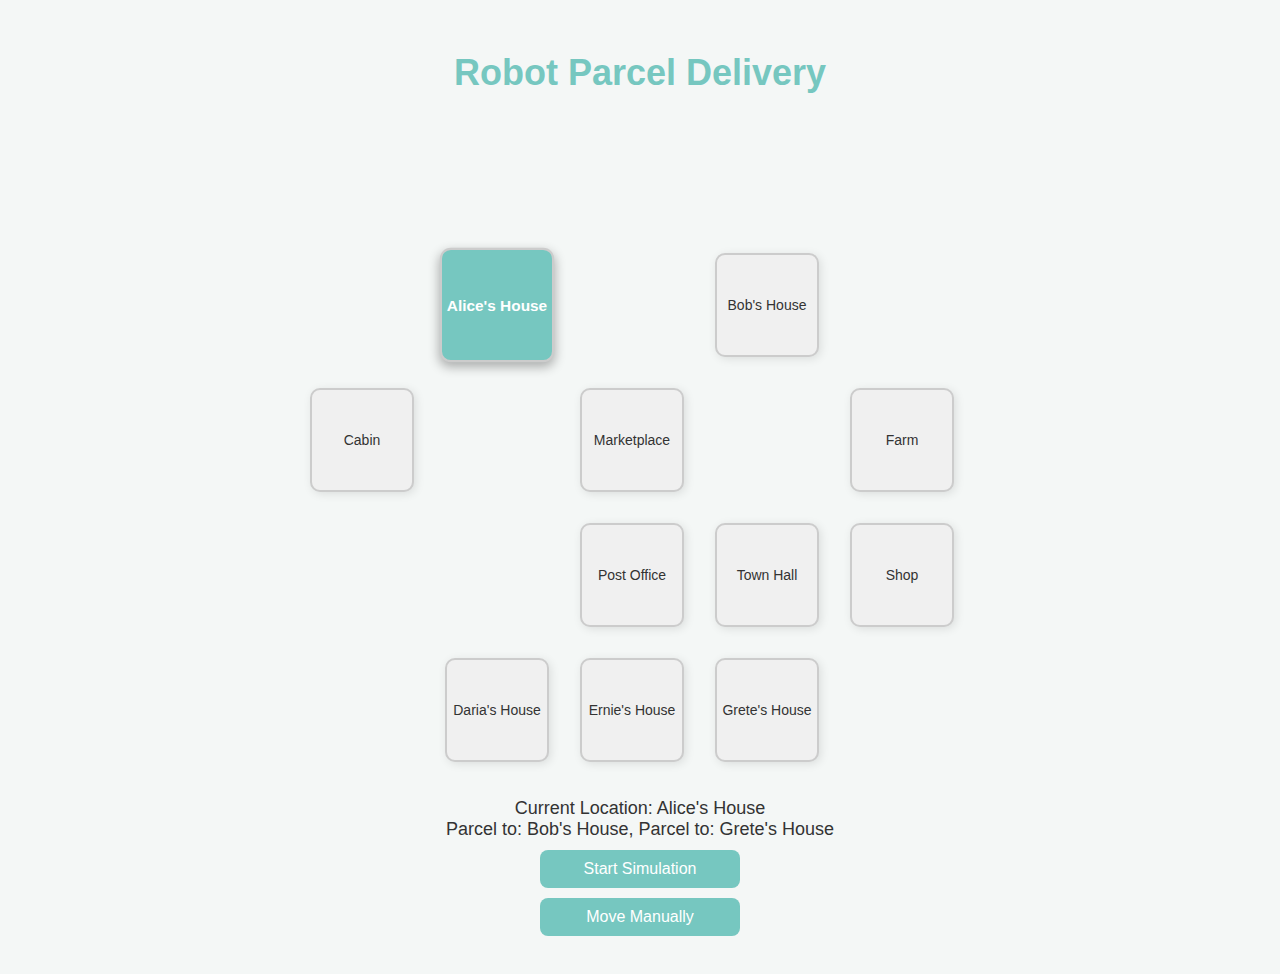
<file: robot_game/index.html>
<!DOCTYPE html>
<html lang="en">

<head>
    <meta charset="UTF-8">
    <meta name="viewport" content="width=device-width, initial-scale=1.0">
    <title>Robot Parcel Delivery</title>
    <link rel="stylesheet" href="style.css">
</head>

<body>

    <h1>Robot Parcel Delivery</h1>
    <div id="villageMap"></div>
    <div id="parcelInfo"></div>
    <button id="startSimulation">Start Simulation</button>
    <button id="manualMove">Move Manually</button>
    <button id="restartGame">Restart Game</button>

    <script src="script.js"></script>

</body>

</html>
</file>
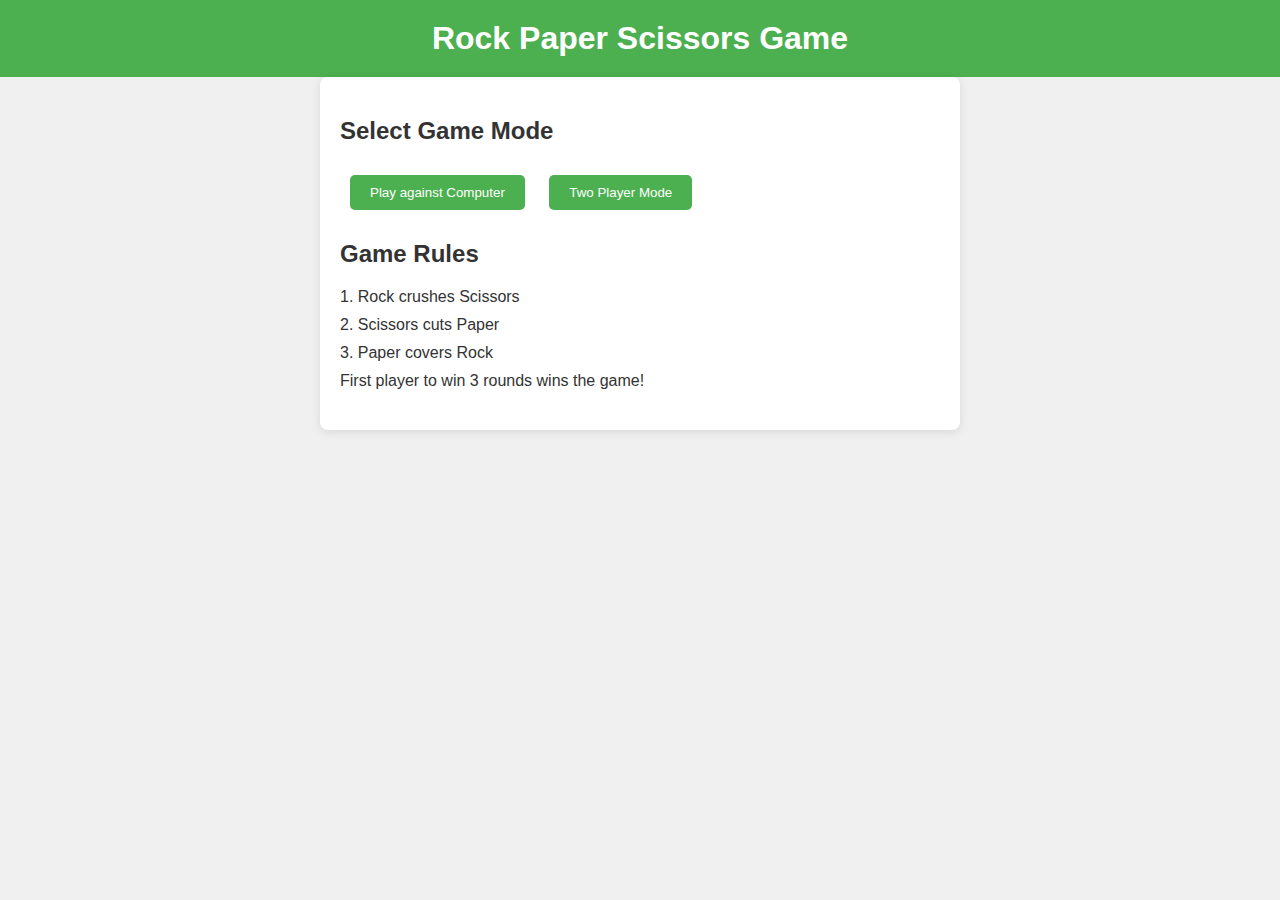
<file: RockPaperScissor_Game/index.html>
<!DOCTYPE html>
<html lang="en">

<head>
    <meta charset="UTF-8">
    <meta name="viewport" content="width=device-width, initial-scale=1.0">
    <title>Rock Paper Scissors Game</title>
    <link rel="stylesheet" href="style.css">
</head>

<body>
    <header>
        <h1>Rock Paper Scissors Game</h1>
    </header>
    <main>
        <section class="mode-selection">
            <h2>Select Game Mode</h2>
            <button id="computer-mode">Play against Computer</button>
            <button id="two-player-mode">Two Player Mode</button>
        </section>

        <section id="options-container" style="display: none;">
            <h2 id="computer-label" style="display: none;">Player vs. Computer</h2>
            <h3>Player Score: <span id="player-score">0</span></h3>
            <h3>Computer Score: <span id="computer-score">0</span></h3>
            <button id="rock-btn">Rock</button>
            <button id="paper-btn">Paper</button>
            <button id="scissors-btn">Scissors</button>
            <p id="result-msg"></p>
        </section>

        <section id="pvp-container" style="display: none;">
            <h2 id="player2-label" style="display: none;">Player 1 vs. Player 2</h2>
            <h3>Player 1 Score: <span id="player-score">0</span></h3>
            <h3>Player 2 Score: <span id="player2-score">0</span></h3>
            <button id="p1-rock-btn">Rock</button>
            <button id="p1-paper-btn">Paper</button>
            <button id="p1-scissors-btn">Scissors</button>
            <p id="result-msg"></p>
        </section>

        <section>
            <h2>Game Rules</h2>
            <p>1. Rock crushes Scissors</p>
            <p>2. Scissors cuts Paper</p>
            <p>3. Paper covers Rock</p>
            <p>First player to win 3 rounds wins the game!</p>
        </section>

        <section>
            <h2 id="winner-msg"></h2>
            <button id="reset-game-btn" style="display: none;">Play Again</button>
        </section>
    </main>
    <script src="script1.js"></script>
</body>

</html>
</file>
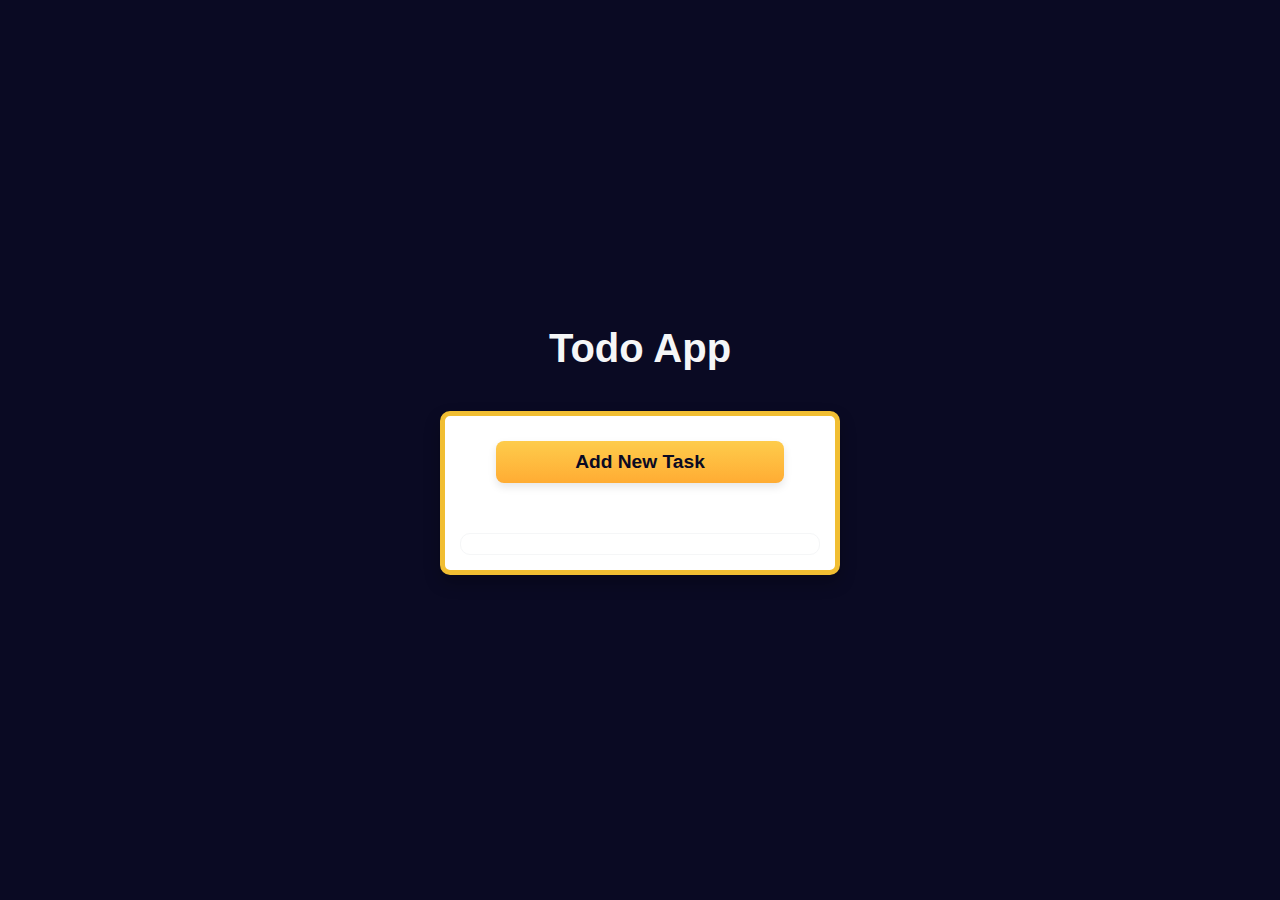
<file: todoList_page/index.html>
<!DOCTYPE html>
<html lang="en">

<head>
    <meta charset="UTF-8" />
    <meta http-equiv="X-UA-Compatible" content="IE=edge" />
    <meta name="viewport" content="width=device-width, initial-scale=1.0" />
    <title>Todo App</title>
    <link rel="stylesheet" href="style.css" />
</head>

<body>
    <main>
        <h1>Todo App</h1>
        <div class="todo-app">
            <button id="open-task-form-btn" class="btn large-btn">
                Add New Task
            </button>
            <form class="task-form hidden" id="task-form">
                <div class="task-form-header">
                    <button id="close-task-form-btn" class="close-task-form-btn" type="button" aria-label="close">
                        <svg class="close-icon" xmlns="http://www.w3.org/2000/svg" viewBox="0 0 48 48" width="48px"
                            height="48px">
                            <path fill="#F44336" d="M21.5 4.5H26.501V43.5H21.5z" transform="rotate(45.001 24 24)" />
                            <path fill="#F44336" d="M21.5 4.5H26.5V43.501H21.5z" transform="rotate(135.008 24 24)" />
                        </svg>
                    </button>
                </div>
                <div class="task-form-body">
                    <label class="task-form-label" for="title-input">Title</label>
                    <input required type="text" class="form-control" id="title-input" placeholder="Enter task title" />
                    <label class="task-form-label" for="date-input">Date</label>
                    <input type="date" class="form-control" id="date-input" />
                    <label class="task-form-label" for="description-input">Description</label>
                    <textarea class="form-control" id="description-input" cols="30" rows="5"
                        placeholder="Task description"></textarea>
                </div>
                <div class="task-form-footer">
                    <button id="add-or-update-task-btn" class="btn large-btn" type="submit">
                        Add Task
                    </button>
                </div>
            </form>
            <dialog id="confirm-close-dialog">
                <form method="dialog">
                    <p class="discard-message-text">Discard unsaved changes?</p>
                    <div class="confirm-close-dialog-btn-container">
                        <button id="cancel-btn" class="btn">
                            Cancel
                        </button>
                        <button id="discard-btn" class="btn">
                            Discard
                        </button>
                    </div>
                </form>
            </dialog>
            <div id="tasks-container"></div>
        </div>
    </main>
    <script src="script.js"></script>
</body>

</html>
</file>
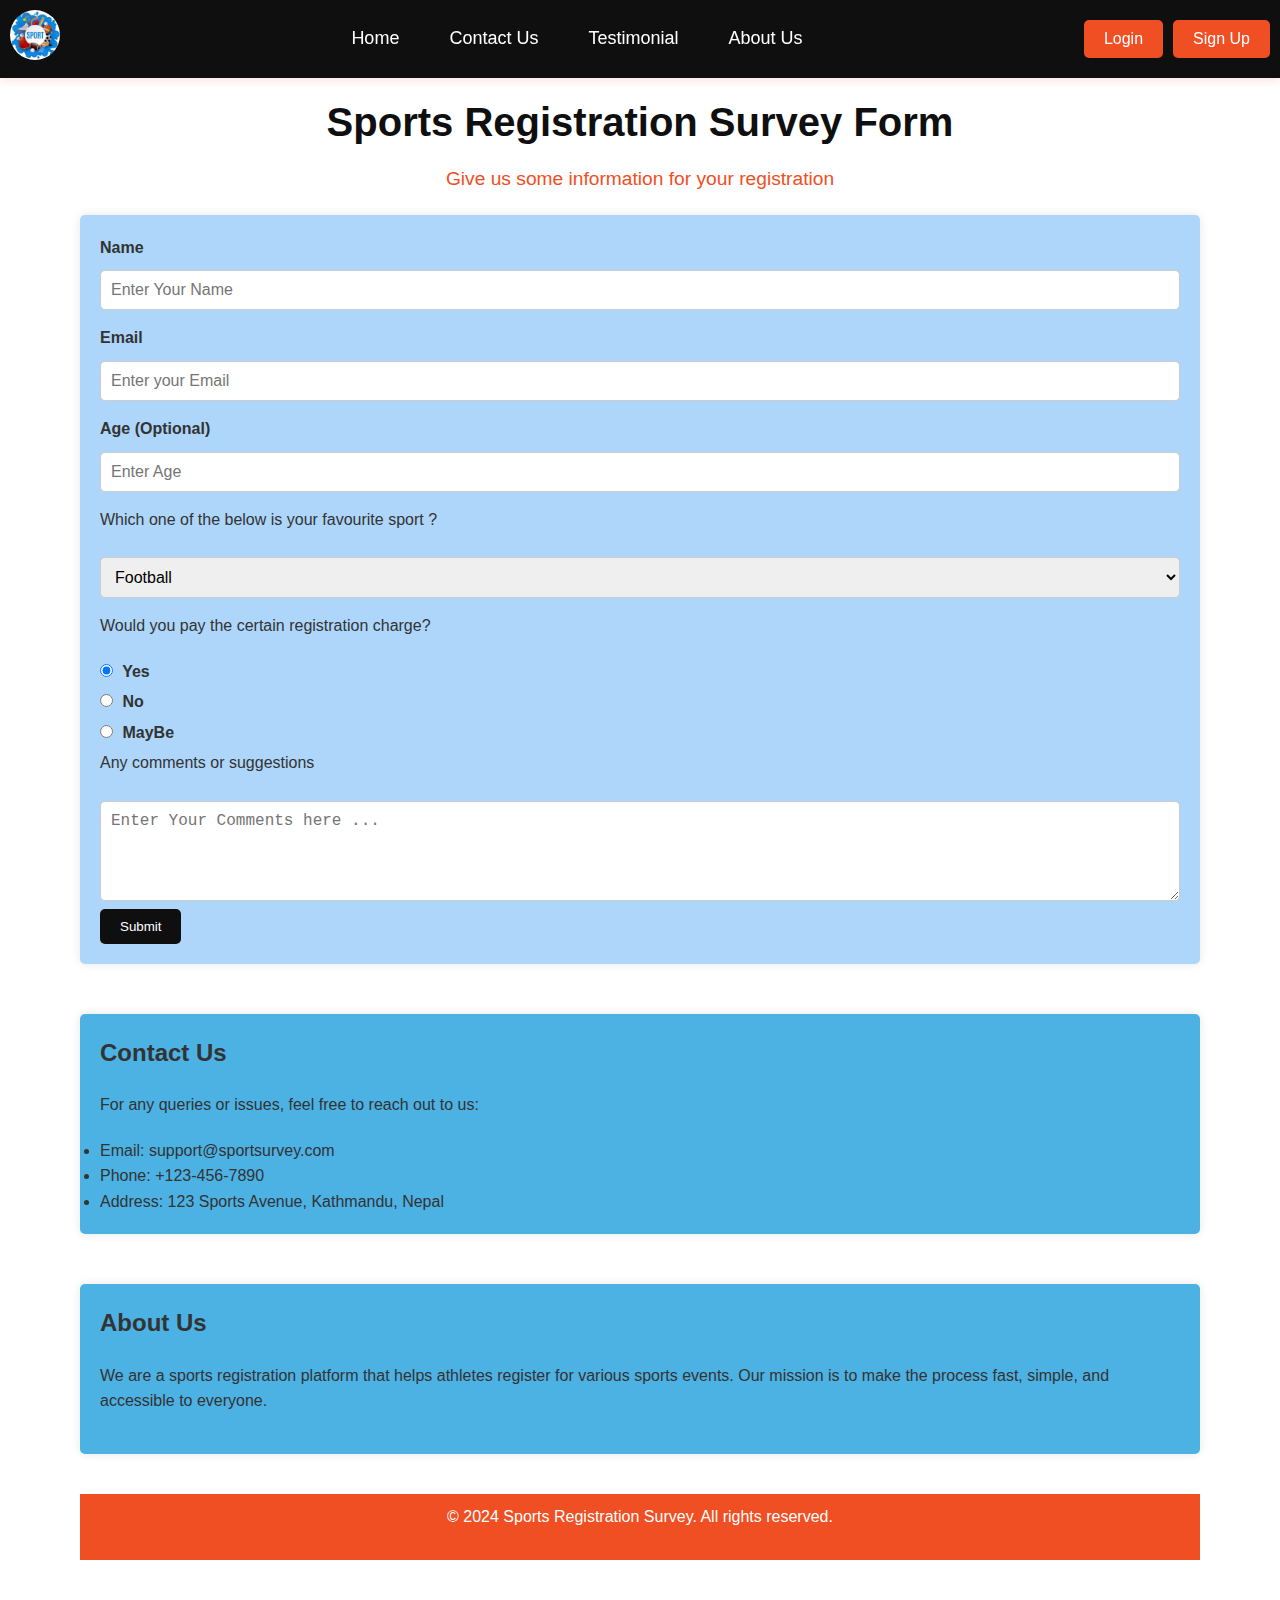
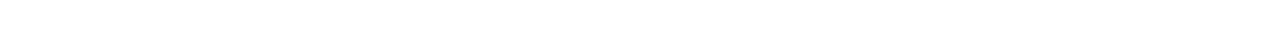
<file: survey_form/survey_form.html>
<!DOCTYPE html>
<html lang="en">

<head>
    <meta charset="UTF-8">
    <meta name="viewport" content="width=device-width, initial-scale=1.0">
    <title>Survey Form</title>
    <link rel="stylesheet" href="SF.css">
</head>

<body>
    <div class="container">
        <nav class="navbar">
            <div class="logo">
                <img src="spots_logo.jpeg" alt="Sports logo">
            </div>
            <ul class="nav-links">
                <li><a href="#home">Home</a></li>
                <li><a href="#contact">Contact Us</a></li>
                <li><a href="#testimonial">Testimonial</a></li>
                <li><a href="#about">About Us</a></li>
            </ul>
            <div class="nav-buttons">
                <button class="btn login-btn">Login</button>
                <button class="btn signup-btn">Sign Up</button>
            </div>
        </nav>
        <!-- home Section -->
        <section id="home" class="home-section">
            <header class="header">
                <h1 id=" main-title" class="text-center">Sports Registration Survey Form</h1>
                <p id="description" class="description-text-center">Give us some information for your registration</p>
            </header>
            <form id="survey-form">
                <div class="form-items">
                    <label id="name-label" for="name">
                        Name
                    </label>
                    <input type="text" name="name" id="name" class="form-control" placeholder="Enter Your Name"
                        required />
                </div>
                <div class="form-items">
                    <label id="email-label" for="email">Email</label>
                    <input type="email" name="email" id="email" class="form-control" placeholder="Enter your Email"
                        required />
                </div>
                <div class="form-items">
                    <label id="age-label" for="number">Age <span class="clue">(Optional)</span></label>
                    <input type="number" name="age" id="number" min="10" max="99" class="form-control"
                        placeholder="Enter Age" />
                </div>
                <div class="form-items">
                    <p>Which one of the below is your favourite sport ?</p>
                    <select name="sports" id="dropdown" class="form-control" required>
                        <option value="football">Football</option>
                        <option value="cricket">Cricket</option>
                        <option value="basketball">Basketball</option>
                        <option value="chess">Chess</option>
                        <option value="run">Running</option>
                        <option value="other">Others</option>
                    </select>
                </div>
                <div class="form-group">
                    <p>Would you pay the certain registration charge?</p>
                    <label>
                        <input type="radio" name="user-recommend" class="input-radio" value="yes" checked />
                        Yes
                    </label>
                    <label>
                        <input type="radio" name="user-recommend" class="input-radio" value="no" />
                        No
                    </label>
                    <label>
                        <input type="radio" name="user-recommend" class="input-radio" value="may-be" />
                        MayBe
                    </label>
                </div>
                <div class="form-group">
                    <p>Any comments or suggestions</p>
                    <textarea name="comment" id="comments" class="input-textarea"
                        placeholder="Enter Your Comments here ..."></textarea>
                </div>
                <div class="form-group">
                    <button type="submit" id="submit" class="submit-button">Submit</button>
                </div>
            </form>
        </section>

        <!-- contact section -->
        <section id="contact" class="contact-section">
            <h2>Contact Us</h2>
            <p>For any queries or issues, feel free to reach out to us:</p>
            <ul>
                <li>Email: support@sportsurvey.com</li>
                <li>Phone: +123-456-7890</li>
                <li>Address: 123 Sports Avenue, Kathmandu, Nepal</li>
            </ul>
        </section>
        <!-- Testimonial section -->
        <section id="about" class="about-section">
            <h2>About Us</h2>
            <p>We are a sports registration platform that helps athletes register for various sports events. Our mission
                is to make the process fast, simple, and accessible to everyone.</p>
        </section>

        <!-- footer section -->
        <footer class="footer">
            <p>&copy; 2024 Sports Registration Survey. All rights reserved.</p>
        </footer>

    </div>
</body>

</html>
</file>
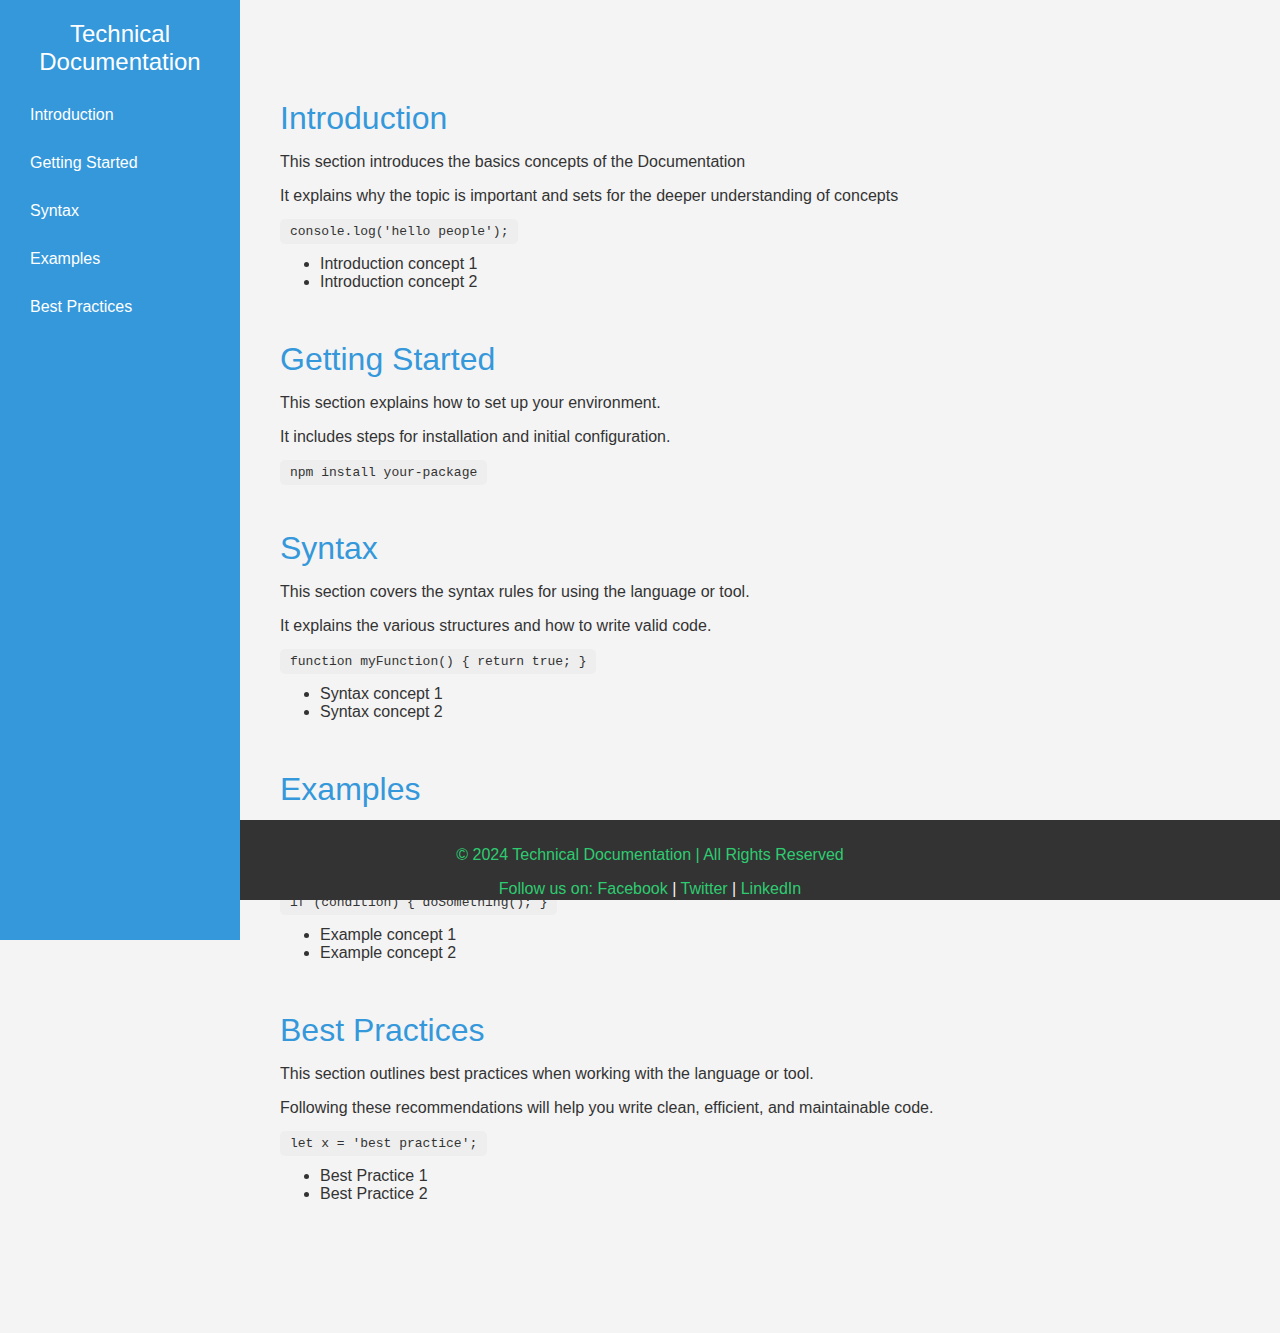
<file: Technical_docs/tech_doct.html>
<!DOCTYPE html>
<html lang="en">

<head>
    <meta charset="UTF-8">
    <meta name="viewport" content="width=device-width, initial-scale=1.0">
    <title>Technical Documentation</title>
    <link rel="stylesheet" href="TD.css">
</head>

<body>
    <!-- navbar -->
    <div class="container">
        <nav id="navbar">
            <header>Technical Documentation</header>

            <ul class="nav-links">
                <li><a href="#intro">Introduction</a></li>
                <li><a href="#getting_started">Getting Started</a></li>
                <li><a href="#syntax">Syntax</a></li>
                <li><a href="#examples">Examples</a></li>
                <li><a href="#best_practices">Best Practices<a></li>
            </ul>
        </nav>
        <!-- main content -->
        <main id="main-docs">
            <section class="main-section" id="intro">
                <header>Introduction</header>
                <p>This section introduces the basics concepts of the Documentation</p>
                <p>It explains why the topic is important and sets for the deeper understanding of concepts</p>
                <code>console.log('hello people');</code>
                <ul>
                    <li>Introduction concept 1</li>
                    <li>Introduction concept 2</li>
                </ul>
            </section>
            <section class="main-section" id="getting_started">
                <header>Getting Started</header>
                <p>This section explains how to set up your environment.</p>
                <p>It includes steps for installation and initial configuration.</p>
                <code>npm install your-package</code>
            </section>

            <section class="main-section" id="syntax">
                <header>Syntax</header>
                <p>This section covers the syntax rules for using the language or tool.</p>
                <p>It explains the various structures and how to write valid code.</p>
                <code>function myFunction() { return true; }</code>
                <ul>
                    <li>Syntax concept 1</li>
                    <li>Syntax concept 2</li>
                </ul>
            </section>

            <section class="main-section" id="examples">
                <header>Examples</header>
                <p>In this section, you will see practical examples of how to use the language or tool.</p>
                <p>These examples will help solidify your understanding of the topic.</p>
                <code>if (condition) { doSomething(); }</code>
                <ul>
                    <li>Example concept 1</li>
                    <li>Example concept 2</li>
                </ul>
            </section>

            <section class="main-section" id="best_Practices">
                <header>Best Practices</header>
                <p>This section outlines best practices when working with the language or tool.</p>
                <p>Following these recommendations will help you write clean, efficient, and maintainable code.</p>
                <code>let x = 'best practice';</code>
                <ul>
                    <li>Best Practice 1</li>
                    <li>Best Practice 2</li>
                </ul>
            </section>

            <!-- Footer Section -->
            <footer class="footer">
                <p>&copy; 2024 Technical Documentation | All Rights Reserved</p>
                <p>Follow us on:
                    <a href="#">Facebook</a> |
                    <a href="#">Twitter</a> |
                    <a href="#">LinkedIn</a>
                </p>
            </footer>
        </main>
    </div>

</body>

</html>
</file>
<file: robot_game/style.css>
.place {
    width: 100px;
    height: 100px;
    border: 2px solid #ccc;
    text-align: center;
    line-height: 100px;
    font-size: 14px;
    background-color: #f0f0f0;
    border-radius: 10px;
    transition: background-color 0.3s, transform 0.3s;
    box-shadow: 2px 2px 10px rgba(0, 0, 0, 0.1);
}


.robot {
    background-color: #76c7c0;
    transform: scale(1.1);
    box-shadow: 0 4px 10px rgba(0, 0, 0, 0.3);
    font-weight: bold;
    color: #fff;
}


#villageMap {
    display: grid;
    grid-template-columns: repeat(5, 120px);
    grid-template-rows: repeat(5, 120px);
    gap: 15px;
    justify-content: center;
    margin: 20px auto;
}


#parcelInfo {
    margin-top: 20px;
    font-size: 18px;
    text-align: center;
    color: #333;
}


button {
    padding: 10px 20px;
    font-size: 16px;
    background-color: #76c7c0;
    color: white;
    border: none;
    border-radius: 8px;
    cursor: pointer;
    transition: background-color 0.3s, transform 0.2s;
    margin: 10px;
    display: block;
    width: 200px;
    text-align: center;
    margin-left: auto;
    margin-right: auto;
}

button:hover {
    background-color: #64aea9;
    transform: translateY(-2px);
}


button:disabled {
    background-color: #ccc;
    cursor: not-allowed;
}


#restartGame {
    display: none;
    margin-top: 20px;
}


body {
    font-family: Arial, sans-serif;
    background-color: #f4f7f6;
    color: #333;
    text-align: center;
    padding: 20px;
}

h1 {
    font-size: 36px;
    color: #76c7c0;
}

#startSimulation, #manualMove, #restartGame {
    margin-bottom: 10px;
}
</file>
<file: RockPaperScissor_Game/style.css>
body {
    font-family: Arial, sans-serif;
    background-color: #f0f0f0;
    color: #333;
    margin: 0;
    padding: 0;
}

header {
    text-align: center;
    padding: 20px;
    background-color: #4CAF50;
    color: white;
}

h1 {
    margin: 0;
}

main {
    max-width: 600px;
    margin: auto;
    padding: 20px;
    background-color: white;
    border-radius: 8px;
    box-shadow: 0 2px 10px rgba(0, 0, 0, 0.1);
}

button {
    background-color: #4CAF50;
    color: white;
    border: none;
    padding: 10px 20px;
    margin: 10px;
    border-radius: 5px;
    cursor: pointer;
    transition: background-color 0.3s;
}

button:hover {
    background-color: #45a049;
}

section {
    margin-bottom: 20px;
}

p {
    margin: 10px 0;
}
</file>
<file: todoList_page/style.css>
:root {
    --white: #fff;
    --light-grey: #f5f6f7;
    --dark-grey: #0a0a23;
    --yellow: #f1be32;
    --golden-yellow: #feac32;
    --error-red: #f44336;
}

*,
*::before,
*::after {
    margin: 0;
    padding: 0;
    box-sizing: border-box;
}

body {
    font-family: 'Arial', sans-serif;
    background-color: var(--dark-grey);
}

main {
    display: flex;
    flex-direction: column;
    justify-content: center;
    align-items: center;
    height: 100vh;
    padding: 20px;
    text-align: center;
}

h1 {
    color: var(--light-grey);
    font-size: 2.5rem;
    margin-bottom: 40px;
}

.todo-app {
    background-color: var(--white);
    width: 320px;
    border: 5px solid var(--yellow);
    border-radius: 10px;
    padding: 15px;
    display: flex;
    flex-direction: column;
    gap: 20px;
    box-shadow: 0 8px 16px rgba(0, 0, 0, 0.25);
    animation: fadeIn 0.5s ease;
}

.btn {
    cursor: pointer;
    width: 120px;
    margin: 10px auto;
    color: var(--dark-grey);
    background-color: var(--golden-yellow);
    background-image: linear-gradient(#fecc4c, #ffac33);
    border: none;
    padding: 10px;
    border-radius: 8px;
    font-size: 1rem;
    font-weight: bold;
    transition: all 0.3s ease;
    box-shadow: 0px 4px 8px rgba(0, 0, 0, 0.1);
}

.btn:hover {
    background-image: linear-gradient(#ffcc4c, #f89808);
    transform: scale(1.05);
}

.large-btn {
    width: 80%;
    font-size: 1.2rem;
}

.close-task-form-btn {
    background: none;
    border: none;
    cursor: pointer;
    transition: transform 0.2s ease;
}

.close-task-form-btn:hover {
    transform: rotate(90deg);
}

.close-icon {
    width: 24px;
    height: 24px;
}

.task-form {
    display: flex;
    position: absolute;
    top: 50%;
    left: 50%;
    transform: translate(-50%, -50%);
    background-color: var(--white);
    border-radius: 10px;
    padding: 20px;
    width: 300px;
    height: 400px;
    flex-direction: column;
    justify-content: space-between;
    animation: slideDown 0.4s ease;
}

.task-form-header {
    display: flex;
    justify-content: flex-end;
}

.task-form-body {
    display: flex;
    flex-direction: column;
    gap: 15px;
}

.task-form-footer {
    display: flex;
    justify-content: center;
}

.task-form-label {
    font-size: 1.2rem;
    font-weight: bold;
    margin-bottom: 5px;
    color: var(--dark-grey);
}

.form-control {
    width: 100%;
    padding: 10px;
    border: 2px solid var(--light-grey);
    border-radius: 8px;
    font-size: 1rem;
    transition: border-color 0.3s ease;
}

.form-control:focus {
    border-color: var(--golden-yellow);
    outline: none;
}

.hidden {
    display: none;
}

#tasks-container {
    margin-top: 20px;
    max-height: 200px;
    overflow-y: auto;
    padding: 10px;
    border: 1px solid var(--light-grey);
    border-radius: 10px;
}

.task {
    padding: 10px;
    border: 1px solid var(--light-grey);
    border-radius: 8px;
    margin-bottom: 10px;
    transition: background-color 0.3s ease;
}

.task:hover {
    background-color: var(--light-grey);
}

@keyframes fadeIn {
    from {
        opacity: 0;
        transform: scale(0.9);
    }
    to {
        opacity: 1;
        transform: scale(1);
    }
}

@keyframes slideDown {
    from {
        opacity: 0;
        transform: translateY(-30px);
    }
    to {
        opacity: 1;
        transform: translateY(0);
    }
}

@media (min-width: 576px) {
    .todo-app,
    .task-form {
        width: 400px;
    }

    #tasks-container {
        max-height: 250px;
    }
}
</file>
<file: survey_form/SF.css>
:root {
    --primary-color: #100f10;
    --secondary-color: #f04e23;
    --secondary-hover-color: #ed9f85;
    --text-color: #333;
    --background-color: #add6fa;
    --input-border-color: #ccc;
    --section-bg-color: #4cb1e3;
    --footer-bg-color: #f04e23;
    --footer-text-color: white;
}

* {
    margin: 0;
    padding: 0;
    box-sizing: border-box;
}

body {
    font-family: Arial, sans-serif;
    line-height: 1.6;
    color: var(--text-color);
    padding: 70px;
}

.container {
    max-width: 1200px;
    margin: 0 auto;
    padding: 10px;
}

header {
    text-align: center;
    margin-bottom: 20px;
}

h1, h2 {
    margin-bottom: 20px;
}

p {
    margin-bottom: 20px;
}

@keyframes fadeInUp {
    0% {
        opacity: 0;
        transform: translateY(20px);
    }
    100% {
        opacity: 1;
        transform: translateY(0);
    }
}

.header h1 {
    font-size: 2.5rem;
    color: var(--primary-color);
    animation: fadeInUp 1s ease-in-out;
    animation-delay: 0.3s;
}

.header p {
    font-size: 1.2rem;
    color: var(--secondary-color);
    animation: fadeInUp 1s ease-in-out;
    animation-delay: 0.6s;
}

.text-center {
    text-align: center;
    margin: 10px 0;
}

.navbar {
    display: flex;
    justify-content: space-between;
    align-items: center;
    background-color: var(--primary-color);
    padding: 10px 10px;
    width: 100vw;
    position: fixed;
    top: 0;
    left: 0;
    z-index: 1;
    box-shadow: 0 4px 8px rgba(232, 28, 28, 0.1);
}

.navbar .logo img {
    height: 50px;
    width: 50px;
    border-radius: 50%;
}

.nav-links {
    list-style: none;
    display: flex;
    flex-direction: row;
    padding-left: 0;
}

.nav-links li {
    margin-left: 20px;
}

.nav-links a {
    color: white;
    text-decoration: none;
    font-size: 18px;
    padding: 8px 15px;
    transition: background-color 0.3s ease;
    border-radius: 5px;
}

.nav-links a:hover {
    background-color: var(--secondary-color);
    text-decoration: none;
}

.nav-buttons {
    display: flex;
}

.nav-buttons .btn {
    margin-left: 10px;
    padding: 10px 20px;
    background-color: var(--secondary-color);
    color: white;
    border: none;
    cursor: pointer;
    border-radius: 5px;
    font-size: 16px;
    transition: background-color 0.3s ease, box-shadow 0.3s ease;
}

.nav-buttons .btn:hover {
    background-color: var(--secondary-hover-color);
    box-shadow: 0 4px 6px rgba(0, 0, 0, 0.1);
    transform: translateY(-2px);
}

.nav-buttons .btn:focus {
    outline: none;
    box-shadow: 0 0 0 3px rgba(240, 78, 35, 0.5);
}

form {
    background-color: var(--background-color);
    padding: 20px;
    border-radius: 5px;
    box-shadow: 0 0 10px rgba(0, 0, 0, 0.1);
}

.form-items {
    margin-bottom: 15px;
}

label {
    display: block;
    margin-bottom: 5px;
    font-weight: bold;
}

input[type="text"],
input[type="email"],
input[type="number"],
select,
textarea {
    width: 100%;
    padding: 10px;
    margin-top: 5px;
    border: 1px solid var(--input-border-color);
    border-radius: 5px;
    font-size: 16px;
}

textarea {
    height: 100px;
}

input[type="radio"] {
    margin-right: 5px;
}

button[type="submit"] {
    background-color: var(--primary-color);
    color: white;
    padding: 10px 20px;
    border: none;
    cursor: pointer;
    border-radius: 5px;
}

button[type="submit"]:hover {
    background-color: var(--secondary-hover-color);
}

.contact-section,
.testimonial-section,
.about-section {
    margin-top: 50px;
    padding: 20px;
    background-color: var(--section-bg-color);
    border-radius: 5px;
    box-shadow: 0 0 10px rgba(0, 0, 0, 0.1);
}

.footer {
    text-align: center;
    margin-top: 40px;
    padding: 10px;
    background-color: var(--footer-bg-color);
    color: var(--footer-text-color);
}

@media (max-width: 768px) {
    .navbar {
        flex-direction: row;
        align-items: flex-start;
    }

    .nav-links {
        flex-direction: row;
        width: 100%;
        margin-top: 10px;
    }

    .nav-buttons {
        margin-top: 10px;
    }

    .nav-links li {
        margin: 10px 0;
    }

    form {
        padding: 15px;
    }

    .contact-section,
    .testimonial-section,
    .about-section {
        padding: 15px;
    }
}
</file>
<file: Technical_docs/TD.css>
:root {
    --primary-color: #3498db;
    --secondary-color: #2ecc71;
    --background-color: #f4f4f4;
    --text-color: #333;
    --link-color: #2980b9;
    --footer-bg-color: #333;
    --footer-text-color: #f4f4f4;
}


body {
    font-family: Arial, sans-serif;
    background-color: var(--background-color);
    color: var(--text-color);
    margin: 0;
    padding: 0;
}


.container {
    max-width: 1200px;
    margin: 0 auto;
    padding-top: 80px; 
    padding-bottom: 60px;
}


#navbar {
    background-color: var(--primary-color);
    padding: 20px;
    position: fixed;
    top: 0;
    left: 0;
    width: 200px; 
    height: 100%; 
    z-index: 100;
}

#navbar header {
    color: #fff;
    font-size: 1.5rem;
    text-align: center;
    margin-bottom: 20px;
}

.nav-links {
    list-style-type: none;
    padding: 0;
}

.nav-links li {
    margin-bottom: 10px;
}

.nav-links a {
    display: block; 
    color: #fff;
    text-decoration: none;
    font-size: 1rem;
    padding: 10px; 
    transition: background-color 0.3s;
}

.nav-links a:hover {
    background-color: var(--secondary-color); 
}

#main-docs {
    margin-left: 220px; 
    padding: 20px;
}

.main-section {
    margin-bottom: 50px;
    animation: fadeIn 1s ease-in-out;
}

.main-section header {
    font-size: 2rem;
    margin-bottom: 10px;
    color: var(--primary-color);
}

.main-section code {
    background-color: #eee;
    padding: 5px 10px;
    border-radius: 5px;
}


.footer {
    background-color: var(--footer-bg-color);
    color: var(--footer-text-color);
    text-align: center;
    padding: 10px;
    position: fixed;
    bottom: 0;
    left: 0;
    width: 100%;
    height: 60px;
}

.footer a {
    color: var(--secondary-color);
    text-decoration: none;
    transition: color 0.3s;
}

.footer a:hover {
    color: var(--link-color);
}


@keyframes fadeIn {
    from {
        opacity: 0;
        transform: translateY(20px);
    }
    to {
        opacity: 1;
        transform: translateY(0);
    }
}


@media (max-width: 768px) {
    #navbar {
        width: 100%; 
        height: auto; 
        position: static; 
    }

    .nav-links li {
        display: inline; 
        margin: 0 10px;
    }

    #main-docs {
        margin-left: 0; 
        padding: 10px; 
    }

    .main-section header {
        font-size: 1.5rem; 
    }
}
</file>
